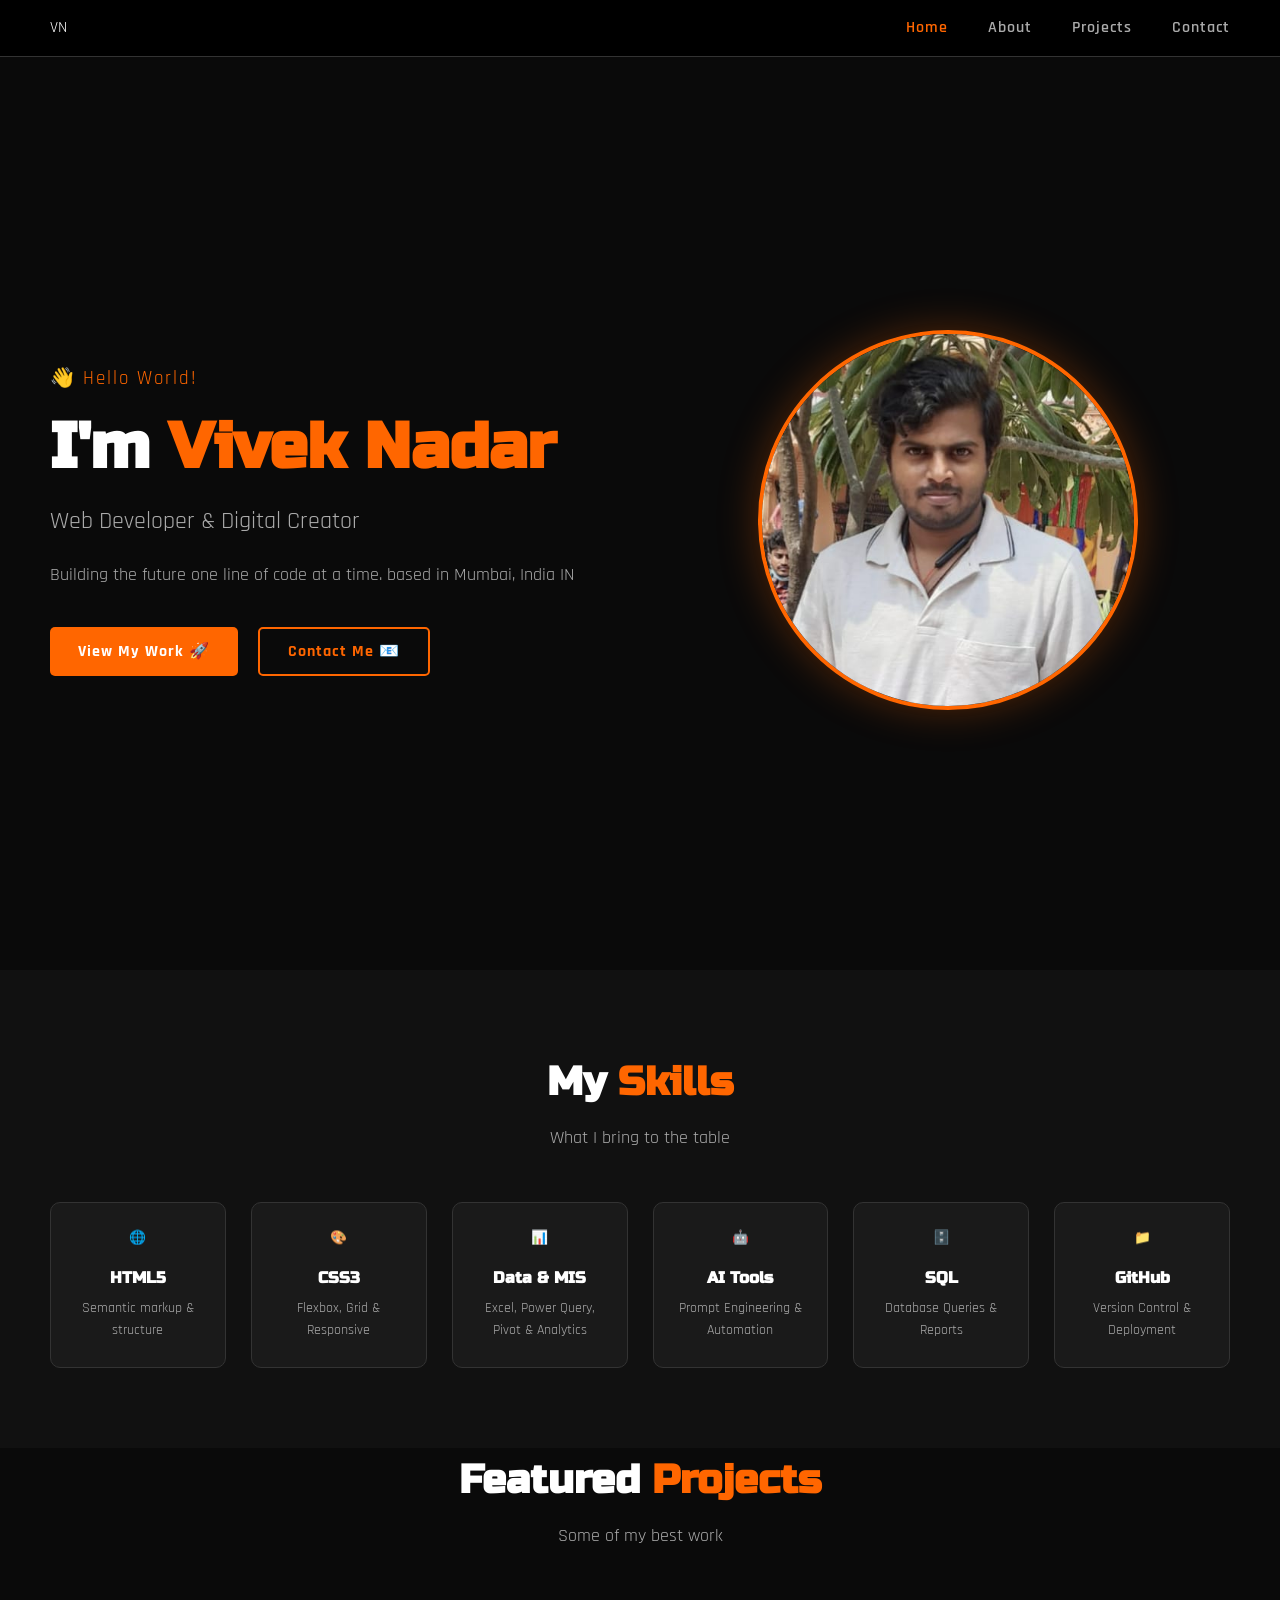
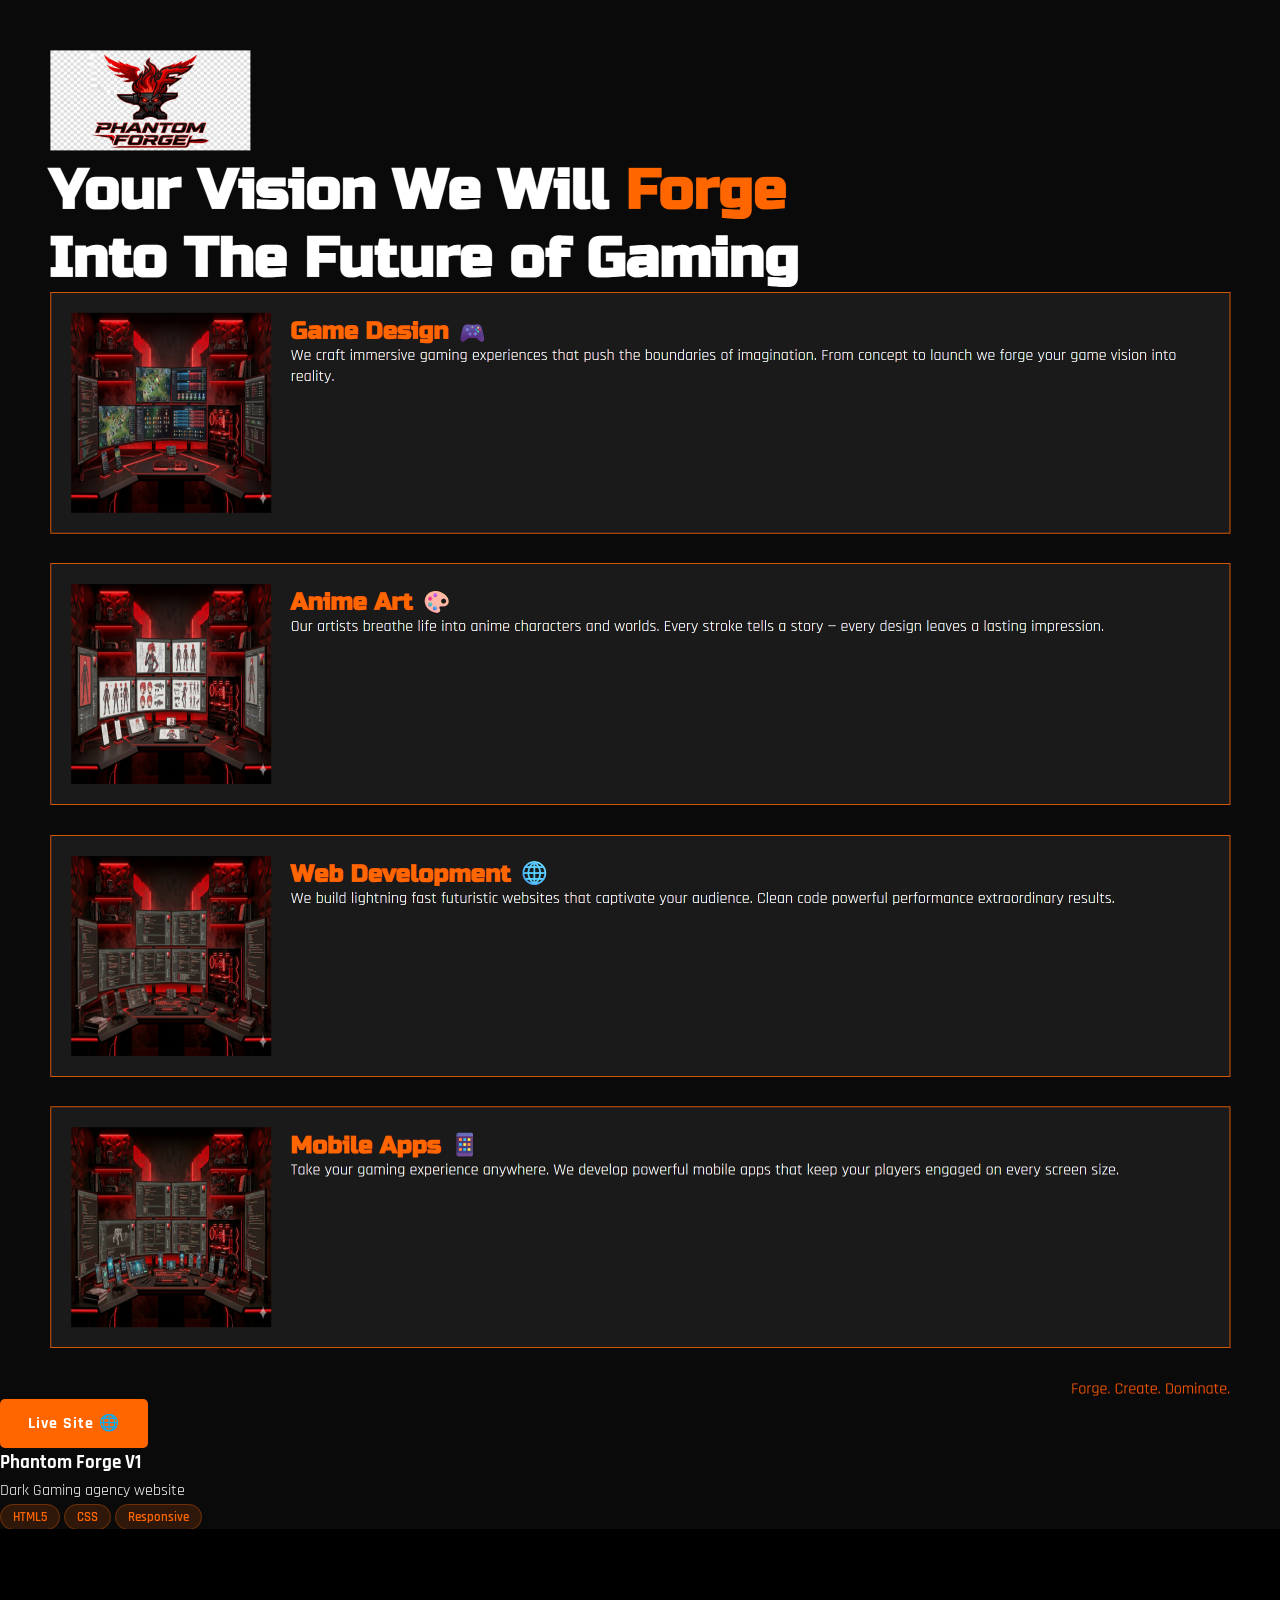
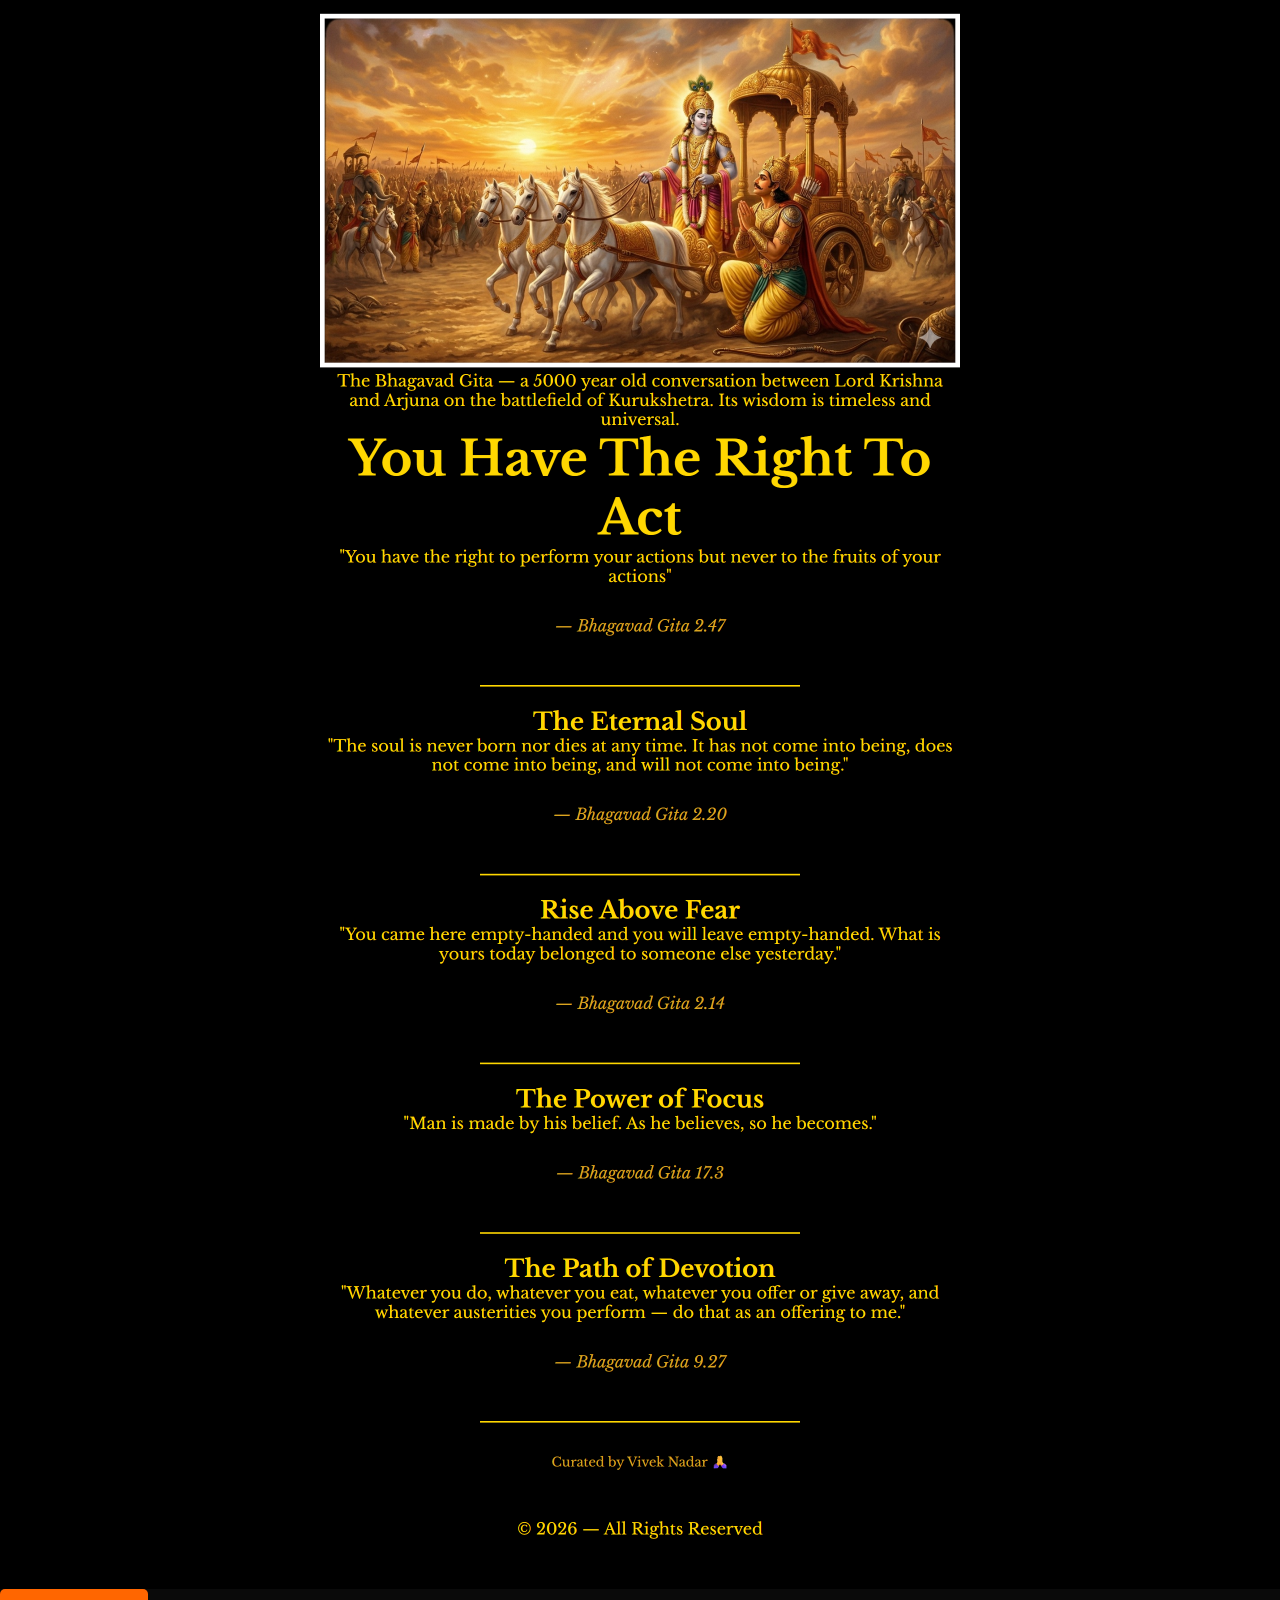
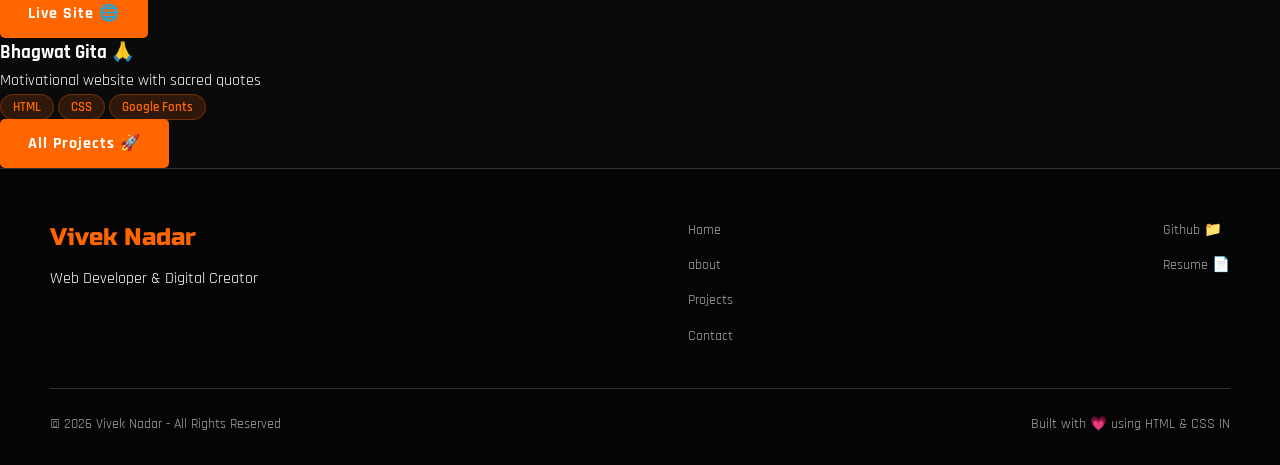
<file: index.html>
<!DOCTYPE html>
<html lang="en">
<head>
    <meta charset="UTF-8">
    <meta name="viewport" content="width=device-width, initial-scale=1.0">
    <title>Vivek Nadar - Web Developer</title>
    <link rel="stylesheet" href="./style.css">
    <link rel="stylesheet" href="./animations.css">
    <link href="https://fonts.googleapis.com/css2?family=Russo+One&family=Rajdhani:wght@400;600;700&display=swap" rel="stylesheet">
    <link rel="icon" href="./assets/images/favicon-32x32.png">
</head>

<body>
<!--links to all HTML pages-->
<nav class="navbar">
    <div class="nav-logo">VN</div>
    <ul class="nav-links">
        <li><a href="./index.html" class="active">Home</a></li>
        <li><a href="./about.html">About</a></li>
        <li><a href="./projects.html">Projects</a></li>
        <li><a href="./contact.html">Contact</a></li>
    </ul>
</nav>
<!--Hero Section-->
<section class="hero">
<div class="hero-content">
    <p class="hero-greeting">👋 Hello World!</p>
    <h1>I'm <span class="highlight">Vivek Nadar</span></h1>
    <h2 class="hero-title">Web Developer & Digital Creator</h2>
    <p class="hero-desc">Building the future one line of code at a time. based in Mumbai, India IN</p>
    <div class="hero-buttons">
        <a href="./projects.html"><button class="btn-primary">View My Work 🚀</button></a>
        <a href="./contact.html"><button class="btn-secondary">Contact Me 📧</button></a>
    </div>
</div>

<div class="hero-image">
    <img src="./assets/images/Vivek.png" alt="Vivek Nadar">
</div>
</section>
<!--Skills Section-->
<section class="skills">
<h2 class="section-title">My <span class="highlight">Skills</span></h2>
<p class="section-subtitle">What I bring to the table</p>
<div class="skills-container">
<!--Skill card 1-->
<div class="skill-card">
    <p class="skill-icon">🌐</p>
    <h3>HTML5</h3>
    <p>Semantic markup & structure</p>
</div>
<!--Skill card 2-->
<div class="skill-card">
    <p class="skill-icon">🎨</p>
    <h3>CSS3</h3>
    <p>Flexbox, Grid & Responsive</p>
</div>
<!--Skill Card 3-->
<div class="skill-card">
    <p class="skill-icon">📊</p>
    <h3>Data & MIS</h3>
    <p>Excel, Power Query, Pivot & Analytics</p>
</div>
<!--Skill Card 4-->
<div class="skill-card">
    <p class="skill-icon">🤖</p>
    <h3>AI Tools</h3>
    <p>Prompt Engineering & Automation</p>
</div>
<!--Skill Card 5-->
<div class="skill-card">
    <p class="skill-icon">🗄️</p>
    <h3>SQL</h3>
    <p>Database Queries & Reports</p>
</div>
<!--Skill Card 6-->
<div class="skill-card">
    <p class="skill-icon">📁</p>
    <h3>GitHub</h3>
    <p>Version Control & Deployment</p>
</div>
</div>
</section>
<!--Featured Projects Section-->
<section class="featured">
    <h2 class="section-title">Featured <span class="highlight">Projects</span></h2>
    <p class="section-subtitle">Some of my best work</p>
    <div class="featured-container">
<!--Featured Card 1-->
        <div class="featured-card">
            <div class="card-image">
                <img src="./assets/images/projects/phantom.png" alt="Phantom Forge">
                <div class="card-overlay">
                    <a href="https://viveknadar5-stack.github.io/Phantom-Forge_V1/" target="_blank"><button class="btn-primary">Live Site 🌐</button></a>           
                </div>
            </div>

            <div class="card-info">
                <h3>Phantom Forge V1</h3>
                <p>Dark Gaming agency website</p>
                <div class="card-tags">
                    <span class="tag">HTML5</span>
                    <span class="tag">CSS</span>
                    <span class="tag">Responsive</span>
                </div>
            </div>
        </div>
<!--Featured Card 2-->
        <div class="featured-class">
            <div class="card-image">
                <img src="./assets/images/projects/gita.png" alt="Bhagwat Gita">
                <div class="card-overlay">
                    <a href="https://viveknadar5-stack.github.io/Bhagavad-Gita-Motivation/" target="_blank"><button class="btn-primary">Live Site 🌐</button></a>
                </div>
            </div>

            <div class="card-info">
                <h3>Bhagwat Gita 🙏</h3>
                <p>Motivational website with sacred quotes</p>
                <div class="card-tags">
                    <span class='tag'>HTML</span>
                    <span class='tag'>CSS</span>
                    <span class='tag'>Google Fonts</span>
                </div>
            </div>
        </div>
    </div>
<!--Button to see all projects-->
    <div class="see all">
        <a href="./projects.html"><button class="btn-primary">All Projects 🚀</button></a>
    </div>
</section>

<footer class="footer">
    <div class="footer-container">
<!--Left side-->
        <div class="footer-left">
            <p class="footer-name">Vivek Nadar</p>
            <p>Web Developer & Digital Creator</p>
        </div>
<!--Center - quick links-->
        <div class="footer-links">
            <a href="./index.html">Home</a>
            <a href="./about.html">about</a>
            <a href="./projects.html">Projects</a>
            <a href="./contact.html">Contact</a>
        </div>
    <!--Right side - social-->
        <div class="footer-social">
            <a href=" https://github.com/viveknadar5-stack" target="_blank">Github 📁</a>
            <a href="https://viveknadar5-stack.github.io/My-Resume/" target="_blank">Resume 📄</a>
        </div>
    </div>
<!--Bottom copyright-->
    <div class="footer-bottom">
        <p>&copy; 2026 Vivek Nadar - All Rights Reserved</p>
        <p>Built with 💗 using HTML &  CSS IN</p>
    </div>
</footer>
</body>





</html>
</file>
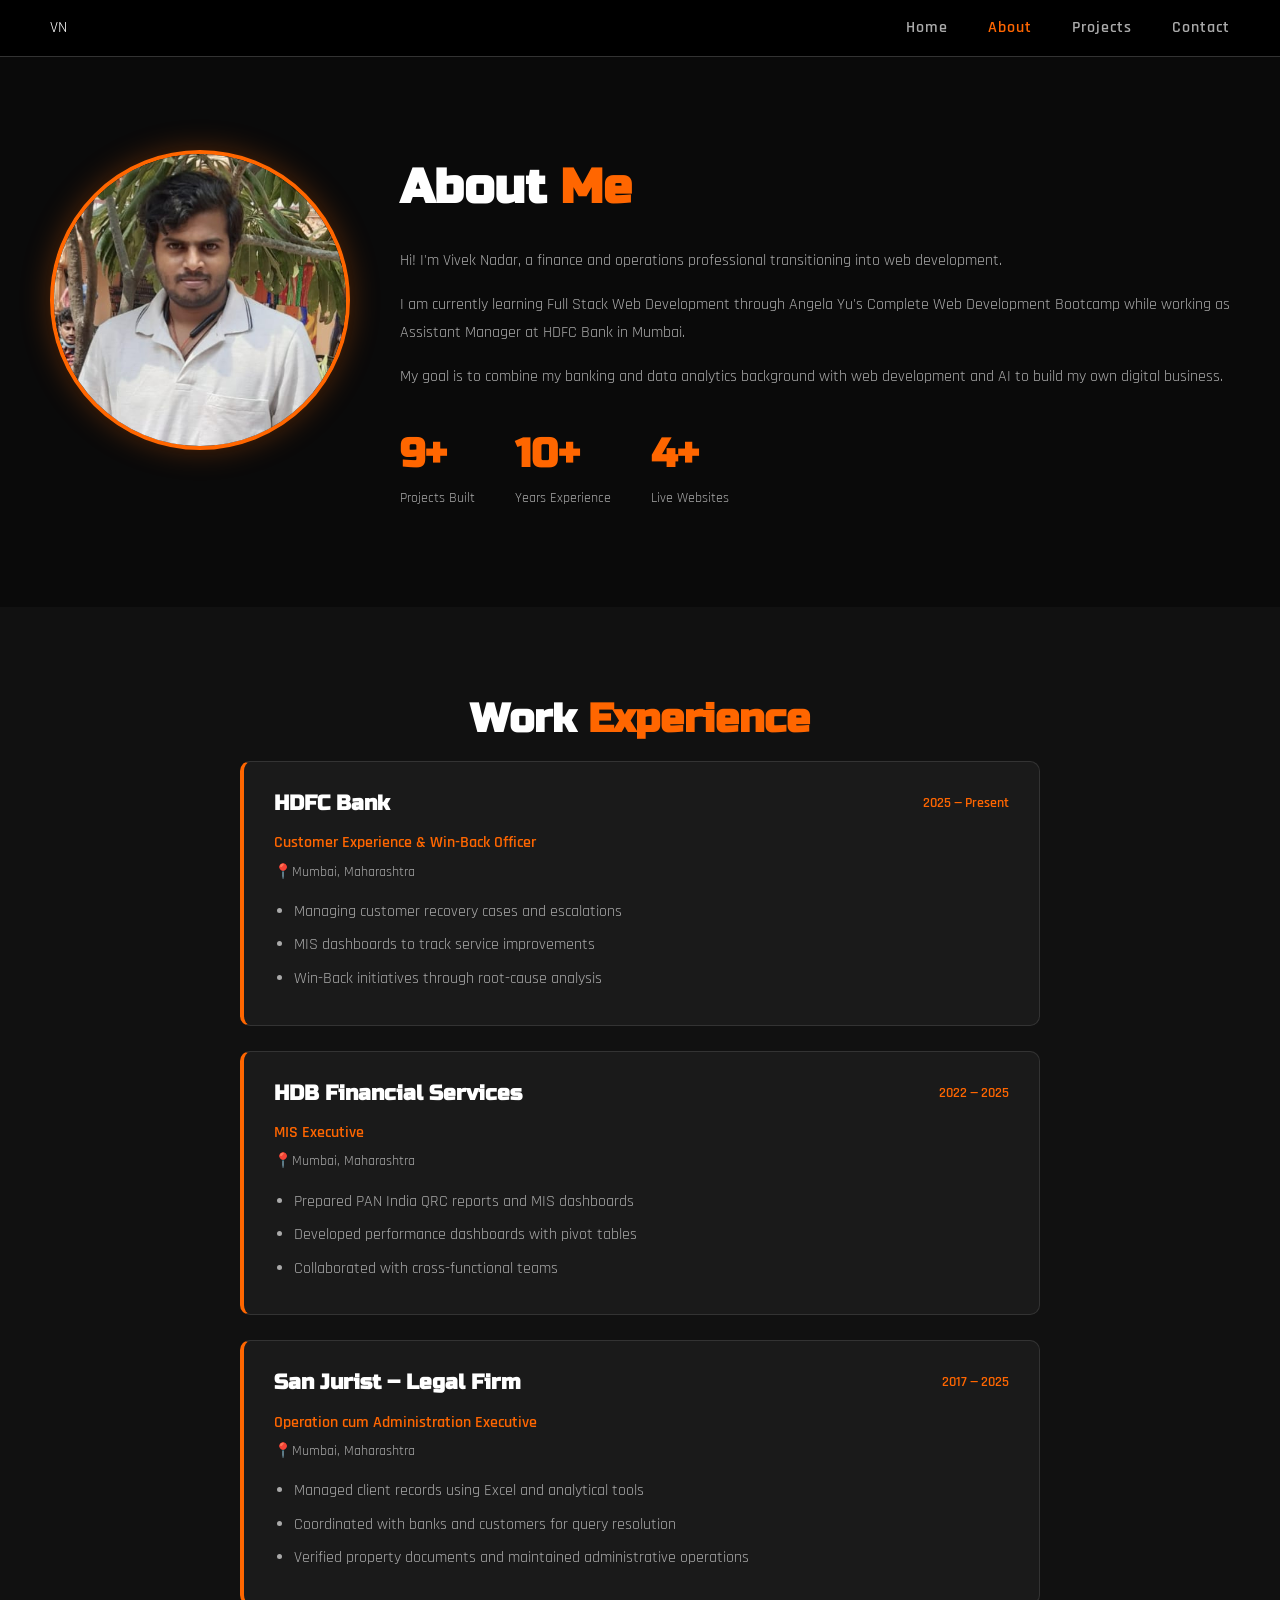
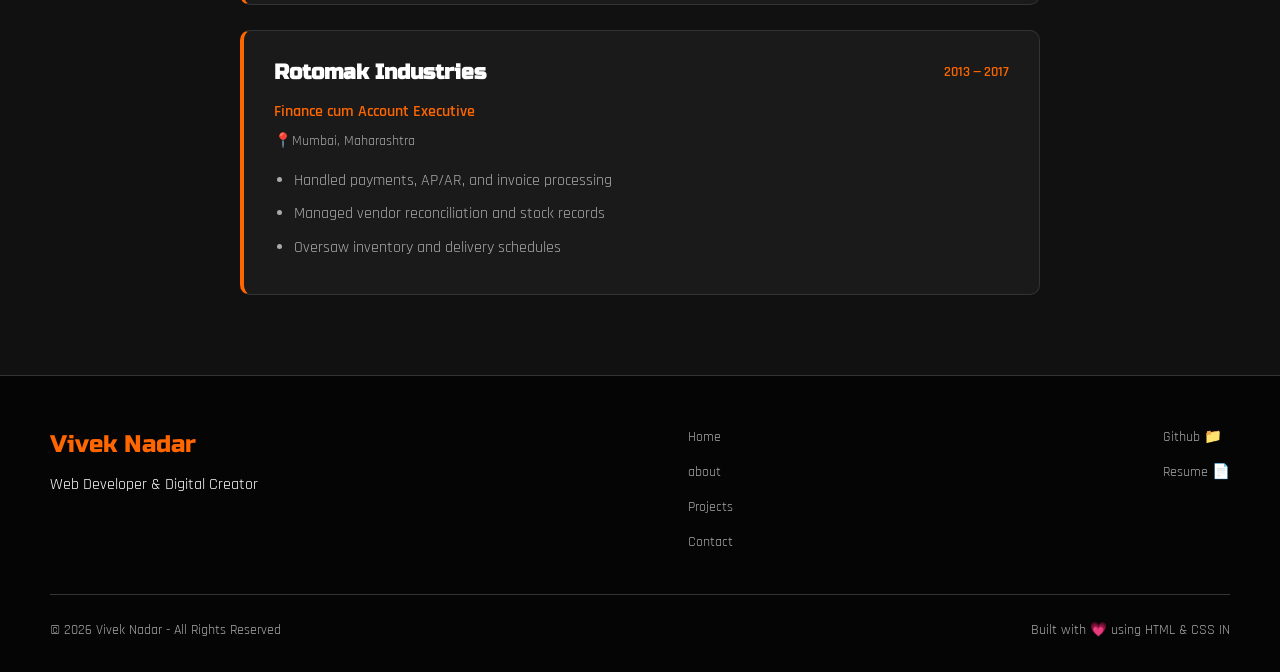
<file: about.html>
<!DOCTYPE html>
<html lang="en">
<head>
    <meta charset="UTF-8">
    <meta name="viewport" content="width=device-width, initial-scale=1.0">
    <title>Vivek Nadar - Web Developer</title>
    <link rel="stylesheet" href="./style.css">
    <link rel="stylesheet" href="./animations.css">
    <link href="https://fonts.googleapis.com/css2?family=Russo+One&family=Rajdhani:wght@400;600;700&display=swap" rel="stylesheet">
    <link rel="icon" href="./assets/images/favicon-32x32.png">
</head>

<body>
<nav class="navbar">
    <div class="nav-logo">VN</div>
    <ul class="nav-links">
        <li><a href="./index.html">Home</a></li>
        <li><a href="./about.html" class="active">About</a></li>
        <li><a href="./projects.html">Projects</a></li>
        <li><a href="./contact.html">Contact</a></li>
    </ul>
</nav>

<!--About myself Section-->
<section class="about-hero">
<!--Photo floats left - Text wraps right-->
    <div class="about-image">
        <img src="./assets/images/Vivek.png" alt="Vivek Nadar">
    </div>
    <div class="about-content">
        <h1>About <span class="highlight">Me</span></h1>
        <p>Hi! I'm Vivek Nadar, a finance and operations
        professional transitioning into web development.</p>
        <p>I am currently learning Full Stack Web Development through
        Angela Yu's Complete Web Development Bootcamp while working
        as Assistant Manager at HDFC Bank in Mumbai.</p>
        <p>My goal is to combine my banking and data analytics background
        with web development and AI to build my own digital business.</p>
        <div class="about-stats">
            <div class="stat">
                <h3>9+</h3>
                <p>Projects Built</p>
            </div>

            <div class="stat">
                <h3>10+</h3>
                <p>Years Experience</p>
            </div>

            <div class="stat">
                <h3>4+</h3>
                <p>Live Websites</p>
            </div>
        </div>
    </div>
</section>
<!--Experience Section-->
<section class="experience">
    <h2 class="section-title">Work <span class="highlight">Experience</span></h2>
    <div class="exp-container">
        <div class="exp-card">
            <div class="exp-header">
                <h3>HDFC Bank</h3>
                <span class="exp-date">2025 — Present</span>
            </div>
            <p class="exp-role">Customer Experience & Win-Back Officer</p>
            <p class="exp-location">📍Mumbai, Maharashtra</p>
            <ul class="exp-points">
                <li>Managing customer recovery cases and escalations</li>
                <li>MIS dashboards to track service improvements</li>
                <li>Win-Back initiatives through root-cause analysis</li>
            </ul>
        </div>

        <div class="exp-card">
            <div class="exp-header">
                <h3>HDB Financial Services</h3>
                <span class="exp-date">2022 — 2025</span>
            </div>
            <p class="exp-role">MIS Executive</p>
            <p class="exp-location">📍Mumbai, Maharashtra</p>
            <ul class="exp-points">
                <li>Prepared PAN India QRC reports and MIS dashboards</li>
                <li>Developed performance dashboards with pivot tables</li>
                <li>Collaborated with cross-functional teams</li>
            </ul>
        </div>

        <div class="exp-card">
            <div class="exp-header">
                <h3>San Jurist – Legal Firm</h3>
                <span class="exp-date">2017 — 2025</span>
            </div>
            <p class="exp-role">Operation cum Administration Executive</p>
            <p class="exp-location">📍Mumbai, Maharashtra</p>
            <ul class="exp-points">
                <li>Managed client records using Excel and analytical tools</li>
                <li>Coordinated with banks and customers for query resolution</li>
                <li>Verified property documents and maintained administrative operations</li>
            </ul>
        </div>

        <div class="exp-card">
            <div class="exp-header">
                <h3>Rotomak Industries</h3>
                <span class="exp-date">2013 — 2017</span>
            </div>
            <p class="exp-role">Finance cum Account Executive</p>
            <p class="exp-location">📍Mumbai, Maharashtra</p>
            <ul class="exp-points">
                <li>Handled payments, AP/AR, and invoice processing</li>
                <li>Managed vendor reconciliation and stock records</li>
                <li>Oversaw inventory and delivery schedules</li>
            </ul>
        </div>
    </div>
</section>

<footer class="footer">
    <div class="footer-container">
<!--Left side-->
        <div class="footer-left">
            <p class="footer-name">Vivek Nadar</p>
            <p>Web Developer & Digital Creator</p>
        </div>
<!--Center - quick links-->
        <div class="footer-links">
            <a href="./index.html">Home</a>
            <a href="./about.html">about</a>
            <a href="./projects.html">Projects</a>
            <a href="./contact.html">Contact</a>
        </div>
    <!--Right side - social-->
        <div class="footer-social">
            <a href=" https://github.com/viveknadar5-stack" target="_blank">Github 📁</a>
            <a href="https://viveknadar5-stack.github.io/My-Resume/" target="_blank">Resume 📄</a>
        </div>
    </div>
<!--Bottom copyright-->
    <div class="footer-bottom">
        <p>&copy; 2026 Vivek Nadar - All Rights Reserved</p>
        <p>Built with 💗 using HTML &  CSS IN</p>
    </div>
</footer>
</file>
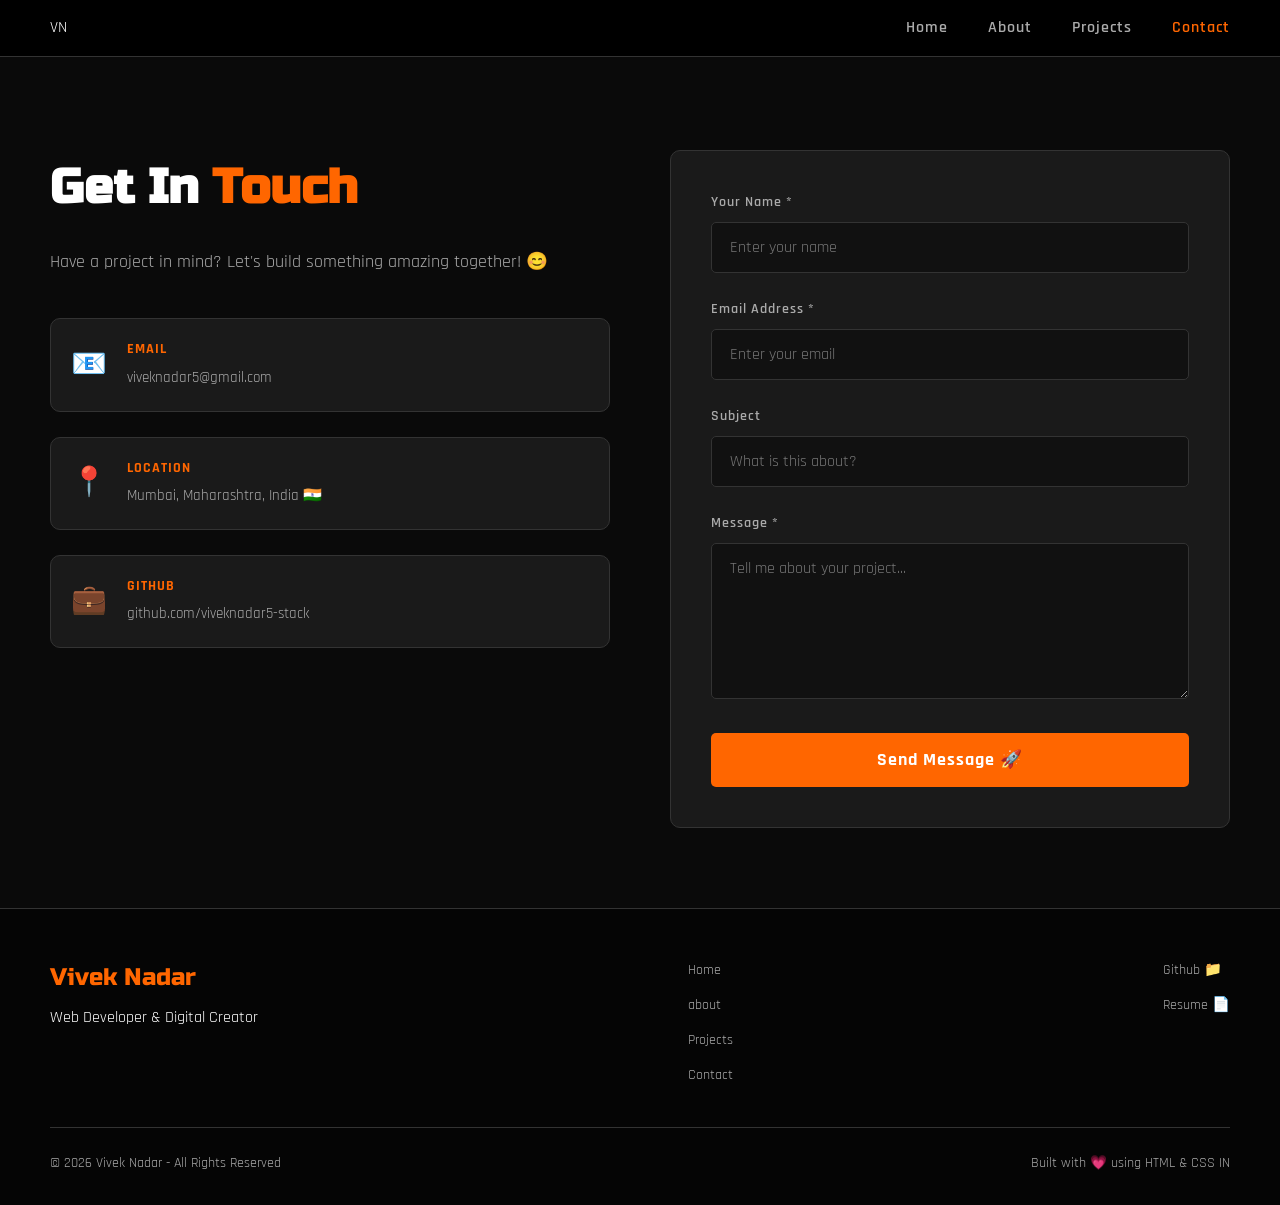
<file: contact.html>
<!DOCTYPE html>
<html lang="en">
<head>
    <meta charset="UTF-8">
    <meta name="viewport" content="width=device-width, initial-scale=1.0">
    <title>Vivek Nadar - Web Developer</title>
    <link rel="stylesheet" href="./style.css">
    <link rel="stylesheet" href="./animations.css">
    <link href="https://fonts.googleapis.com/css2?family=Russo+One&family=Rajdhani:wght@400;600;700&display=swap" rel="stylesheet">
    <link rel="icon" href="./assets/images/favicon-32x32.png">
</head>

<body>
<nav class="navbar">
    <div class="nav-logo">VN</div>
    <ul class="nav-links">
        <li><a href="./index.html">Home</a></li>
        <li><a href="./about.html">About</a></li>
        <li><a href="./projects.html">Projects</a></li>
        <li><a href="./contact.html" class="active">Contact</a></li>
    </ul>
</nav>

<section class="contact-section">
<!-- Left Side Contact Info-->
    <div class="contact-info">
        <h1>Get In <Span class="highlight">Touch</Span></h1>
        <p class='contact-desc'>Have a project in mind?
            Let's build something amazing together! 😊</p>
        <div class="contact-details">
            <div class="contact-item">
                <span class="contact-icon">📧</span>
                <div>
                    <h4>Email</h4>
                    <p>viveknadar5@gmail.com</p>
                </div>
            </div>

            <div class="contact-item">
                <span class="contact-icon">📍</span>
                <div>
                    <h4>Location</h4>
                    <p>Mumbai, Maharashtra, India 🇮🇳</p>
                </div>
            </div>

            <div class="contact-item">
                <span class="contact-icon">💼</span>
                <div>
                    <h4>GitHub</h4>
                    <p>github.com/viveknadar5-stack</p>
                </div>
            </div>
        </div>
    </div>
<!--Right Side - Contact form-->
    <div class="contact-form-container">
        <form class="contact-form">
            <div class="form-group">
                <label>Your Name *</label>
                <input type="text" placeholder="Enter your name" required>
            </div>

            <div class="form-group">
                <label>Email Address *</label>
                <input type="email" placeholder="Enter your email" required>
            </div>

            <div class="form-group">
                <label>Subject</label>
                <input type="text" placeholder="What is this about?">
            </div>

            <div class="form-group">
                <label>Message *</label>
                <textarea rows="6" placeholder="Tell me about your project..." required></textarea>
            </div>
            <button type="submit" class="btn-primary btn-full">Send Message 🚀</button>
        </form>
    </div>
</section>

<footer class="footer">
    <div class="footer-container">
<!--Left side-->
        <div class="footer-left">
            <p class="footer-name">Vivek Nadar</p>
            <p>Web Developer & Digital Creator</p>
        </div>
<!--Center - quick links-->
        <div class="footer-links">
            <a href="./index.html">Home</a>
            <a href="./about.html">about</a>
            <a href="./projects.html">Projects</a>
            <a href="./contact.html">Contact</a>
        </div>
    <!--Right side - social-->
        <div class="footer-social">
            <a href=" https://github.com/viveknadar5-stack" target="_blank">Github 📁</a>
            <a href="https://viveknadar5-stack.github.io/My-Resume/" target="_blank">Resume 📄</a>
        </div>
    </div>
<!--Bottom copyright-->
    <div class="footer-bottom">
        <p>&copy; 2026 Vivek Nadar - All Rights Reserved</p>
        <p>Built with 💗 using HTML &  CSS IN</p>
    </div>
</footer>
</file>
<file: style.css>
/* ══════════════════════════════════
   CSS VARIABLES — Change colors here!
   ══════════════════════════════════ */
:root {
    /* Colors */
    --bg-primary: #0a0a0a;       /* Main black background */
    --bg-secondary: #111111;     /* Slightly lighter black */
    --bg-card: #1a1a1a;          /* Card background */
    --primary: #ff6600;          /* Fire orange — main color */
    --primary-dark: #cc5500;     /* Darker orange for hover */
    --text-primary: #ffffff;     /* White text */
    --text-secondary: #aaaaaa;   /* Grey muted text */
    --border: #333333;           /* Dark border color */
    --border-orange: #ff6600;    /* Orange border */

    /* Spacing */
    --section-padding: 80px 50px;
    --card-padding: 25px;
    --border-radius: 10px;
    --border-radius-sm: 5px;

    /* Fonts */
    --font-heading: 'Russo One', sans-serif;
    --font-body: 'Rajdhani', sans-serif;

    /* Transitions */
    --transition: all 0.3s ease;
    --transition-fast: all 0.15s ease;
}

/* ══════════════════════════════
   RESET — Remove browser defaults
   ══════════════════════════════ */

* {
    margin: 0;
    padding: 0;
    box-sizing: border-box;
}

html {
    scroll-behavior: smooth;  /* Smooth scroll when clicking nav links */
}

body {
    font-family: var(--font-body);
    background-color: var(--bg-primary);
    color: var(--text-primary);
    line-height: 1.6;
}

a {
    text-decoration: none;  /* Remove underline from all links */
    color: inherit;         /* Links take parent color */
}

ul {
    list-style: none;  /* Remove bullet points */
}

img {
    max-width: 100%;   /* Images never overflow their container */
    display: block;    /* Remove gap below images */
}

/* ════════════════
   NAVBAR STYLES
   ════════════════ */

.navbar {
    display: flex;                    /* Flexbox — logo left, links right */
    justify-content: space-between;  /* Push logo to far left, links far right */
    align-items: center;             /* Center vertically */
    padding: 15px 50px;              /* Space inside navbar */
    background-color: rgba(0,0,0,0.95); /* Near black, slightly transparent */
    position: fixed;                 /* Stays on screen while scrolling! */
    top: 0;                          /* Sticks to top of page */
    left: 0;                         /* Starts from left edge */
    width: 100%;                     /* Full width of page */
    z-index: 1000;                   /* Always on TOP of everything */
    border-bottom: 1px solid var(--border);  /* Subtle bottom border */
}

.nav-logo {
    display: flex;
    align-items: center;
    gap: 5px;
}

.logo-text {
    font-family: var(--font-heading);
    font-size: 1.8rem;
    color: var(--text-primary);
    letter-spacing: 2px;             /* Space between letters */
}

.logo-dot {
    font-size: 2.5rem;
    color: var(--primary);            /* Orange dot */
    font-weight: bold;
}

.nav-links {
    display: flex;                    /* Links in a row */
    gap: 40px;                        /* Space between links */
    align-items: center;
}

.nav-links a {
    font-family: var(--font-body);
    font-size: 1rem;
    font-weight: 600;
    color: var(--text-secondary);     /* Grey by default */
    letter-spacing: 1px;
    transition: var(--transition);    /* Smooth color change */
    position: relative;              /* For underline effect */
}

/* Underline effect on hover */
.nav-links a::after {
    content: '';                      /* Empty pseudo element */
    position: absolute;
    bottom: -5px;
    left: 0;
    width: 0;                         /* Starts with 0 width */
    height: 2px;
    background-color: var(--primary);
    transition: var(--transition);
}


/* On hover — underline grows! */
.nav-links a:hover::after {
    width: 100%;                      /* Grows to full width */
}


.nav-links a:hover {
    color: var(--primary);            /* Turn orange on hover */
}

/* Active page link — always orange */
.nav-links a.active {
    color: var(--primary);
}

/* Push body down so navbar doesn't cover content */
body {
    padding-top: 70px;
}

/* ════════════════
   HERO SECTION
   ════════════════ */

.hero {
    display: flex;                    /* Text left, photo right */
    justify-content: space-between;
    align-items: center;
    min-height: 100vh;               /* Full screen height */
    padding: var(--section-padding);
    gap: 50px;
}

.hero-content {
    flex: 1;                          /* Takes equal space */
    max-width: 600px;
}

.hero-greeting {
    font-size: 1.2rem;
    color: var(--primary);            /* Orange */
    margin-bottom: 15px;
    letter-spacing: 2px;
}

.hero-content h1 {
    font-family: var(--font-heading);
    font-size: 4rem;
    line-height: 1.2;
    margin-bottom: 15px;
}

.highlight {
    color: var(--primary);            /* Orange name */
}

.hero-title {
    font-size: 1.5rem;
    color: var(--text-secondary);
    margin-bottom: 20px;
    font-weight: 400;
}

.hero-desc {
    font-size: 1.1rem;
    color: var(--text-secondary);
    line-height: 1.8;
    margin-bottom: 35px;
}

.hero-buttons {
    display: flex;                    /* Buttons side by side */
    gap: 20px;
    flex-wrap: wrap;                  /* Stack on small screens */
}

/* ═══════════════
   BUTTONS
   ═══════════════ */

.btn-primary {
    background-color: var(--primary);
    color: white;
    border: none;
    padding: 14px 28px;
    border-radius: var(--border-radius-sm);
    font-family: var(--font-body);
    font-size: 1rem;
    font-weight: 700;
    cursor: pointer;
    letter-spacing: 1px;
    transition: var(--transition);
}

.btn-primary:hover {
    background-color: var(--primary-dark);
    transform: translateY(-3px);      /* Lifts up on hover! */
    box-shadow: 0 10px 25px rgba(255,102,0,0.3);
}

.btn-secondary {
    background-color: transparent;
    color: var(--primary);
    border: 2px solid var(--primary);
    padding: 12px 28px;
    border-radius: var(--border-radius-sm);
    font-family: var(--font-body);
    font-size: 1rem;
    font-weight: 700;
    cursor: pointer;
    letter-spacing: 1px;
    transition: var(--transition);
}

.btn-secondary:hover {
    background-color: var(--primary);
    color: white;
    transform: translateY(-3px);
}

/* Hero Image */

.hero-image {
    flex: 1;
    display: flex;
    justify-content: center;
    align-items: center;
}

.hero-image img {
    width: 380px;
    height: 380px;
    object-fit: cover;               /* Fill circle without distortion */
    border-radius: 50%;              /* Makes it a CIRCLE! */
    border: 4px solid var(--primary);
    box-shadow: 0 0 40px rgba(255,102,0,0.3);  /* Glowing effect! */
}

/* Common section styles — used everywhere */

.section-title {
    font-family: var(--font-heading);
    font-size: 2.5rem;
    text-align: center;
    margin-bottom: 10px;
}

.section-subtitle {
    text-align: center;
    color: var(--text-secondary);
    font-size: 1.1rem;
    margin-bottom: 50px;
}

.skills {
    padding: var(--section-padding);
    background-color: var(--bg-secondary);  /* Slightly different bg */
}

.skills-container {
    display: flex;                    /* Cards in a row */
    flex-wrap: wrap;                  /* Wrap to next line if too many */
    gap: 25px;
    justify-content: center;
}

.skill-card {
    background-color: var(--bg-card);
    border: 1px solid var(--border);
    border-radius: var(--border-radius);
    padding: var(--card-padding);
    text-align: center;
    flex: 1;
    min-width: 150px;
    max-width: 180px;
    transition: var(--transition);   /* Smooth hover */
    cursor: pointer;
}

.skill-card:hover {
    transform: translateY(-8px);      /* Lift up */
    border-color: var(--primary);     /* Orange border */
    box-shadow: 0 15px 30px rgba(255,102,0,0.2); /* Orange glow */
}

.skill-icon {
    font-size: 2.5rem;
    margin-bottom: 15px;
}

.skill-card h3 {
    font-family: var(--font-heading);
    font-size: 1rem;
    margin-bottom: 8px;
    color: var(--text-primary);
}

.skill-card p {
    font-size: 0.85rem;
    color: var(--text-secondary);
}

/* ═══════════════════
   PROJECTS PAGE
   ═══════════════════ */

.page-header {
    padding: 60px 50px 40px;
    text-align: center;
}

.page-header h1 {
    font-family: var(--font-heading);
    font-size: 3rem;
    margin-bottom: 15px;
}

.projects-section {
    padding: 20px 50px 80px;
}

/* CSS GRID — 3 columns! */

.projects-grid {
    display: grid;
    grid-template-columns: repeat(4, 1fr);  /* 3 equal columns */
    gap: 30px;
}

.project-card {
    background-color: var(--bg-card);
    border: 1px solid var(--border);
    border-radius: var(--border-radius);
    overflow: hidden;                 /* Image doesn't overflow card */
    transition: var(--transition);
}

.project-card:hover {
    transform: translateY(-5px);
    border-color: var(--primary);
    box-shadow: 0 20px 40px rgba(255,102,0,0.15);
}

/* Image container — needed for overlay */

.project-image {
    position: relative;              /* So overlay can position inside */
    overflow: hidden;
    height: 220px;
}

.project-image img {
    width: 100%;
    height: 100%;
    object-fit: cover;
    transition: var(--transition);
}

/* Zoom image on hover */
.project-card:hover .project-image img {
    transform: scale(1.05);           /* Zoom in slightly */
}

/* OVERLAY — appears on hover */
.project-overlay {
    position: absolute;              /* On top of image */
    top: 0;
    left: 0;
    width: 100%;
    height: 100%;
    background: rgba(0,0,0,0.7);     /* Dark transparent overlay */
    display: flex;
    justify-content: center;
    align-items: center;
    opacity: 0;                      /* INVISIBLE by default */
    transition: var(--transition);
}

/* Show overlay on card hover */
.project-card:hover .project-overlay {
    opacity: 1;                      /* VISIBLE on hover! */
}

.project-info {
    padding: var(--card-padding);
}

.project-info h3 {
    font-family: var(--font-heading);
    font-size: 1.2rem;
    margin-bottom: 10px;
}

.project-info p {
    color: var(--text-secondary);
    font-size: 0.95rem;
    margin-bottom: 15px;
    line-height: 1.6;
}

/* Technology tags */

.project-tags {
    display: flex;
    flex-wrap: wrap;
    gap: 8px;
}

.tag {
    background-color: rgba(255,102,0,0.15);
    color: var(--primary);
    padding: 4px 12px;
    border-radius: 20px;             /* Pill shape! */
    font-size: 0.8rem;
    font-weight: 600;
    border: 1px solid rgba(255,102,0,0.3);
}

/* MAGIC RESPONSIVE GRID — No media query needed! */
.projects-grid {
    display: grid;
    grid-template-columns: repeat(auto-fit, minmax(300px, 1fr));
    gap: 30px;
}

/* What this means:
   auto-fit = fit as many as possible
   minmax(300px, 1fr) = each column min 300px, max equal share

   Large screen  → 3 cards per row (each ~380px)
   Medium screen → 2 cards per row (each ~300px)
   Small screen  → 1 card per row (100% width)
   ALL AUTOMATIC! No media query needed! */

/* ══════════════════════════════════
   MEDIA QUERIES — Always at BOTTOM
   ══════════════════════════════════ */

/* Tablet — 1024px and below */
@media (max-width: 1024px) {
    .hero {
        flex-direction: column;      /* Stack vertically */
        text-align: center;
        padding: 60px 30px;
    }
    .hero-buttons {
        justify-content: center;
    }
    .hero-content h1 {
        font-size: 3rem;
    }
    .hero-image img {
        width: 280px;
        height: 280px;
    }
    .projects-grid {
        grid-template-columns: repeat(2, 1fr); /* 2 columns */
    }
    .footer-container {
        flex-direction: column;
        gap: 20px;
        text-align: center;
    }
}


/* Mobile — 768px and below */
@media (max-width: 768px) {
    .navbar {
        padding: 15px 20px;
    }
    .nav-links {
        gap: 20px;
    }
    .nav-links a {
        font-size: 0.85rem;
    }
    .hero-content h1 {
        font-size: 2.5rem;
    }
    .section-title {
        font-size: 2rem;
    }
    .skills-container {
        gap: 15px;
    }
    .projects-grid {
        grid-template-columns: 1fr; /* 1 column */
    }
    .contact-section {
        flex-direction: column;
        padding: 40px 20px;
    }
    .about-hero {
        flex-direction: column;
        text-align: center;
    }
    .about-image {
        float: none;                 /* Remove float on mobile */
        text-align: center;
        margin: 0 auto 30px;
    }
}

/* Small mobile — 480px and below */
@media (max-width: 480px) {
    .hero-content h1 {
        font-size: 2rem;
    }
    .navbar {
        padding: 12px 15px;
    }
    .nav-links {
        gap: 15px;
    }
    .hero-image img {
        width: 220px;
        height: 220px;
    }
    .btn-primary, .btn-secondary {
        padding: 10px 20px;
        font-size: 0.9rem;
    }
}

/* ══════════════════
   CONTACT PAGE
   ══════════════════ */

.contact-section {
    display: flex;
    gap: 60px;
    padding: var(--section-padding);
    align-items: flex-start;
}

.contact-info {
    flex: 1;
}

.contact-info h1 {
    font-family: var(--font-heading);
    font-size: 3rem;
    margin-bottom: 20px;
}

.contact-desc {
    color: var(--text-secondary);
    font-size: 1.1rem;
    margin-bottom: 40px;
    line-height: 1.8;
}

.contact-item {
    display: flex;
    align-items: center;
    gap: 20px;
    margin-bottom: 25px;
    padding: 20px;
    background: var(--bg-card);
    border-radius: var(--border-radius);
    border: 1px solid var(--border);
    transition: var(--transition);
}

.contact-item:hover {
    border-color: var(--primary);
    transform: translateX(5px);       /* Slides right on hover! */
}

.contact-icon {
    font-size: 1.8rem;
}

.contact-item h4 {
    font-size: 0.85rem;
    color: var(--primary);
    text-transform: uppercase;
    letter-spacing: 1px;
    margin-bottom: 5px;
}

.contact-item p {
    color: var(--text-secondary);
    font-size: 0.95rem;
}

/* ── FORM STYLING ── */
.contact-form-container {
    flex: 1;
}

.contact-form {
    background: var(--bg-card);
    padding: 40px;
    border-radius: var(--border-radius);
    border: 1px solid var(--border);
}

.form-group {
    margin-bottom: 25px;
}

.form-group label {
    display: block;
    font-size: 0.9rem;
    font-weight: 600;
    color: var(--text-secondary);
    margin-bottom: 8px;
    letter-spacing: 1px;
}

.form-group input,
.form-group textarea {
    width: 100%;
    padding: 14px 18px;
    background: var(--bg-secondary);
    border: 1px solid var(--border);
    border-radius: var(--border-radius-sm);
    color: var(--text-primary);
    font-family: var(--font-body);
    font-size: 1rem;
    transition: var(--transition);
}

/* Orange border on focus — new learning! */
.form-group input:focus,
.form-group textarea:focus {
    outline: none;                    /* Remove default blue outline */
    border-color: var(--primary);     /* Orange border on focus */
    box-shadow: 0 0 0 3px rgba(255,102,0,0.1);
}

.btn-full {
    width: 100%;                      /* Full width button */
    padding: 16px;
    font-size: 1.1rem;
}

/* ═══════════════
   ABOUT PAGE
   ═══════════════ */

.about-hero {
    padding: var(--section-padding);
    overflow: hidden;                 /* Clearfix for float */
}

/* Float image left — text wraps right */
.about-image {
    float: left;
    margin-right: 50px;
    margin-bottom: 20px;
}

.about-image img {
    width: 300px;
    height: 300px;
    object-fit: cover;
    border-radius: 50%;
    border: 4px solid var(--primary);
    box-shadow: 0 0 30px rgba(255,102,0,0.3);
}

.about-content h1 {
    font-family: var(--font-heading);
    font-size: 3rem;
    margin-bottom: 20px;
}

.about-intro {
    font-size: 1.2rem;
    color: var(--primary);
    margin-bottom: 20px;
    font-weight: 600;
}

.about-content p {
    color: var(--text-secondary);
    line-height: 1.8;
    margin-bottom: 15px;
}

/* Stats row — 9+ Projects, 10+ Years */
.about-stats {
    display: flex;
    gap: 40px;
    margin-top: 30px;
}

.stat h3 {
    font-family: var(--font-heading);
    font-size: 2.5rem;
    color: var(--primary);
}

.stat p {
    color: var(--text-secondary);
    font-size: 0.9rem;
}

/* Experience Cards */
.experience {
    padding: var(--section-padding);
    background: var(--bg-secondary);
}

.exp-container {
    display: flex;
    flex-direction: column;
    gap: 25px;
    max-width: 800px;
    margin: 0 auto;
}

.exp-card {
    background: var(--bg-card);
    border: 1px solid var(--border);
    border-left: 4px solid var(--primary); /* Orange left border! */
    border-radius: var(--border-radius);
    padding: 25px 30px;
    transition: var(--transition);
}

.exp-card:hover {
    transform: translateX(5px);
    box-shadow: 0 10px 30px rgba(0,0,0,0.3);
}

.exp-header {
    display: flex;
    justify-content: space-between;
    align-items: center;
    margin-bottom: 10px;
}

.exp-header h3 {
    font-family: var(--font-heading);
    font-size: 1.3rem;
}

.exp-date {
    color: var(--primary);
    font-size: 0.9rem;
    font-weight: 600;
}

.exp-role {
    color: var(--primary);
    font-weight: 600;
    margin-bottom: 5px;
}

.exp-location {
    color: var(--text-secondary);
    font-size: 0.9rem;
    margin-bottom: 15px;
}

.exp-points {
    padding-left: 20px;
}

.exp-points li {
    color: var(--text-secondary);
    margin-bottom: 8px;
    position: relative;
    list-style: disc;
}

.footer {
    background: #050505;
    border-top: 1px solid var(--border);
    padding: 50px 50px 30px;
}

.footer-container {
    display: flex;
    justify-content: space-between;
    align-items: flex-start;
    gap: 40px;
    margin-bottom: 40px;
}

.footer-name {
    font-family: var(--font-heading);
    font-size: 1.5rem;
    color: var(--primary);
    margin-bottom: 8px;
}

.footer-tagline {
    color: var(--text-secondary);
    font-size: 0.9rem;
}

.footer-links {
    display: flex;
    flex-direction: column;
    gap: 12px;
}

.footer-links a {
    color: var(--text-secondary);
    font-size: 0.9rem;
    transition: var(--transition);
}

.footer-links a:hover {
    color: var(--primary);
    padding-left: 5px;
}

.footer-social {
    display: flex;
    flex-direction: column;
    gap: 12px;
}

.footer-social a {
    color: var(--text-secondary);
    font-size: 0.9rem;
    transition: var(--transition);
}

.footer-social a:hover {
    color: var(--primary);
}

.footer-bottom {
    border-top: 1px solid var(--border);
    padding-top: 25px;
    display: flex;
    justify-content: space-between;
    align-items: center;
}

.footer-bottom p {
    color: var(--text-secondary);
    font-size: 0.85rem;
}
</file>
<file: animations.css>
/* ═══════════════════════════════════════
   ANIMATIONS.CSS
   All animations for Portfolio V1
   ═══════════════════════════════════════ */

/* ─── KEYFRAME DEFINITIONS ─── */

/* Fade in from bottom — hero content */
@keyframes fadeInUp {
    from {
        opacity: 0;
        transform: translateY(30px);  /* Start 30px below */
    }
    to {
        opacity: 1;
        transform: translateY(0);     /* End at normal position */
    }
}

/* Fade in from left */
@keyframes fadeInLeft {
    from {
        opacity: 0;
        transform: translateX(-30px); /* Start 30px to the left */
    }
    to {
        opacity: 1;
        transform: translateX(0);
    }
}

/* Fade in from right */
@keyframes fadeInRight {
    from {
        opacity: 0;
        transform: translateX(30px);
    }
    to {
        opacity: 1;
        transform: translateX(0);
    }
}

/* Pulse — for logo dot */
@keyframes pulse {
    0%, 100% { transform: scale(1); }
    50% { transform: scale(1.2); }    /* Gets bigger then smaller */
}

/* Float — for hero image */
@keyframes float {
    0%, 100% { transform: translateY(0); }
    50% { transform: translateY(-15px); } /* Floats up and down */
}

/* Glow — for orange border */
@keyframes glow {
    0%, 100% { box-shadow: 0 0 20px rgba(255,102,0,0.3); }
    50% { box-shadow: 0 0 40px rgba(255,102,0,0.6); }
}

/* ─── APPLYING ANIMATIONS ─── */

/* Hero content fades in from bottom */
.hero-content {
    animation: fadeInLeft 0.8s ease forwards;
}

/* Hero image fades in from right */
.hero-image {
    animation: fadeInRight 0.8s ease 0.2s forwards;
    /* 0.2s delay — starts slightly after content */
}

/* Hero image floats up and down */
.hero-image img {
    animation: float 3s ease-in-out infinite;
    /* infinite = plays forever! */
}

/* Logo dot pulses */
.logo-dot {
    animation: pulse 2s ease infinite;
}

/* Skill cards fade in on load */
.skill-card {
    animation: fadeInUp 0.6s ease forwards;
}

/* Stagger skill cards — each one delays slightly */
.skill-card:nth-child(1) { animation-delay: 0.1s; }
.skill-card:nth-child(2) { animation-delay: 0.2s; }
.skill-card:nth-child(3) { animation-delay: 0.3s; }
.skill-card:nth-child(4) { animation-delay: 0.4s; }
.skill-card:nth-child(5) { animation-delay: 0.5s; }
.skill-card:nth-child(6) { animation-delay: 0.6s; }

/* Section titles slide in */
.section-title {
    animation: fadeInUp 0.7s ease forwards;
}
</file>
